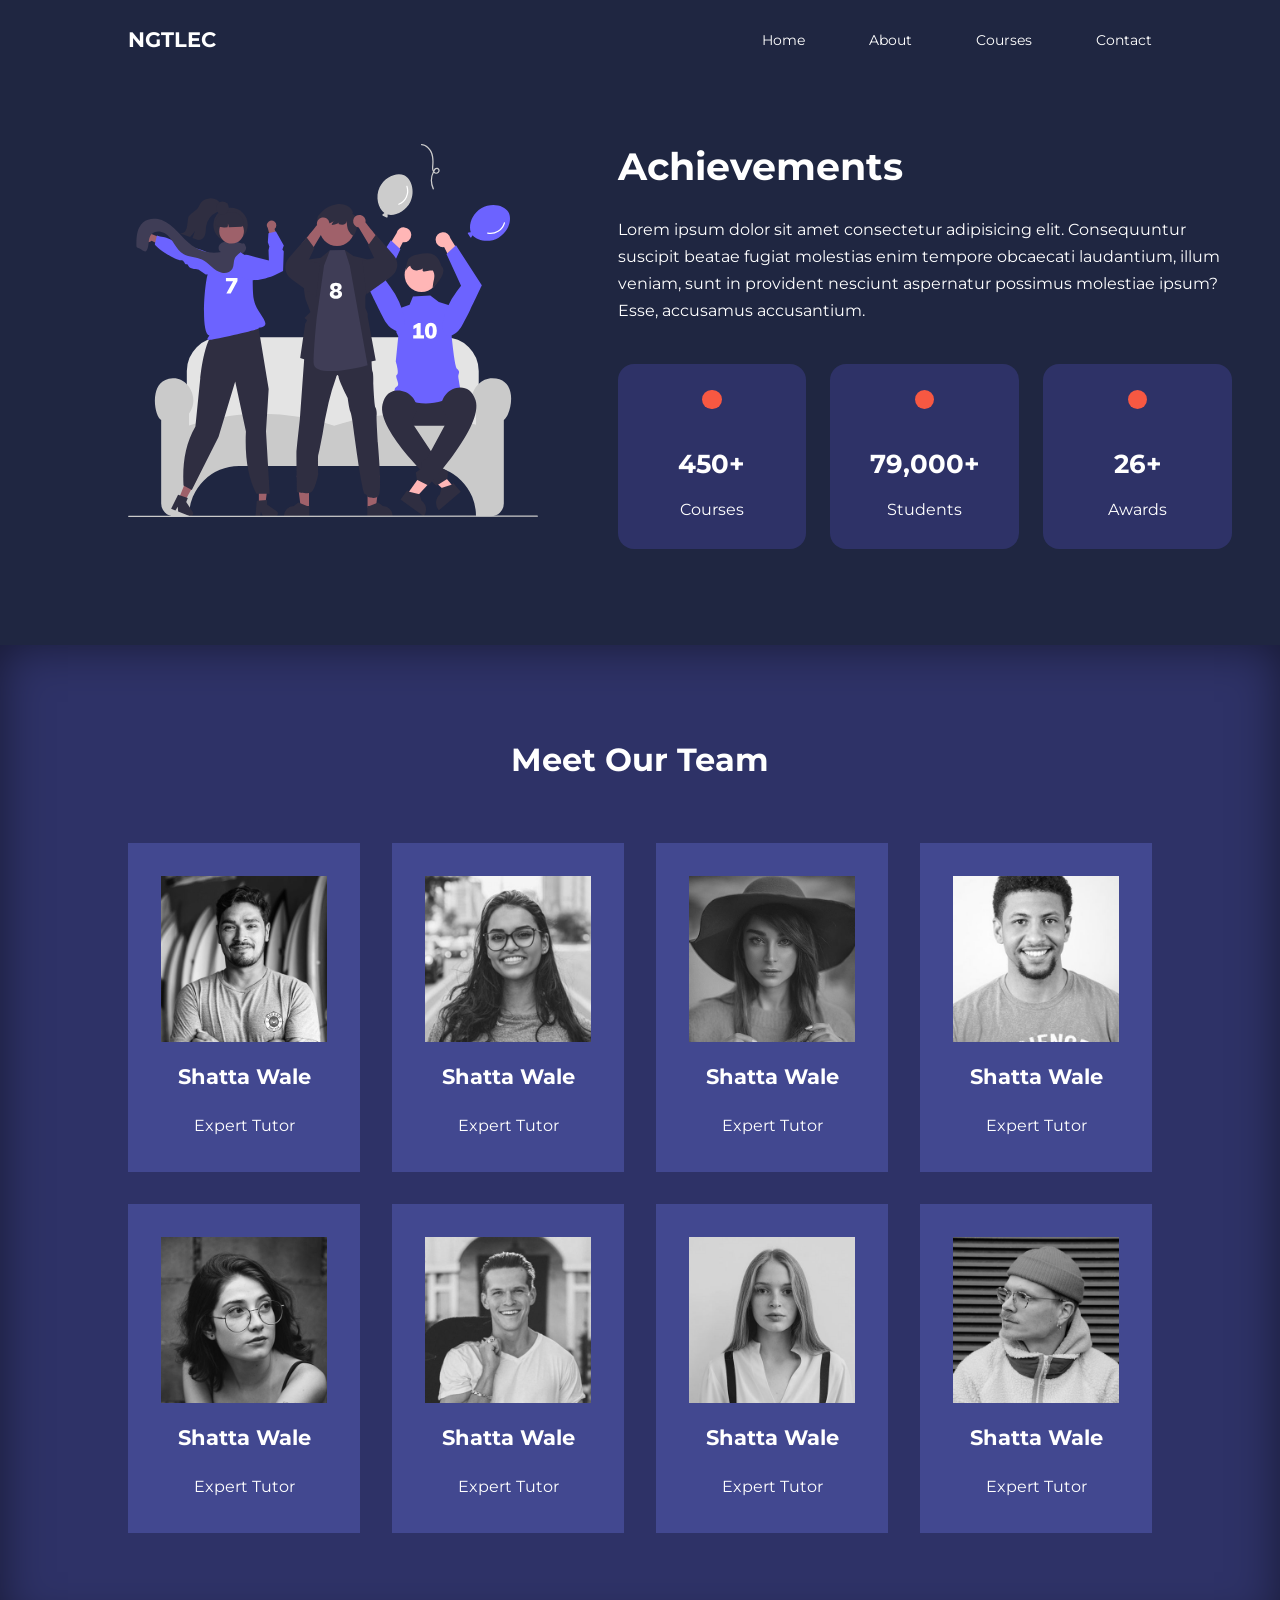
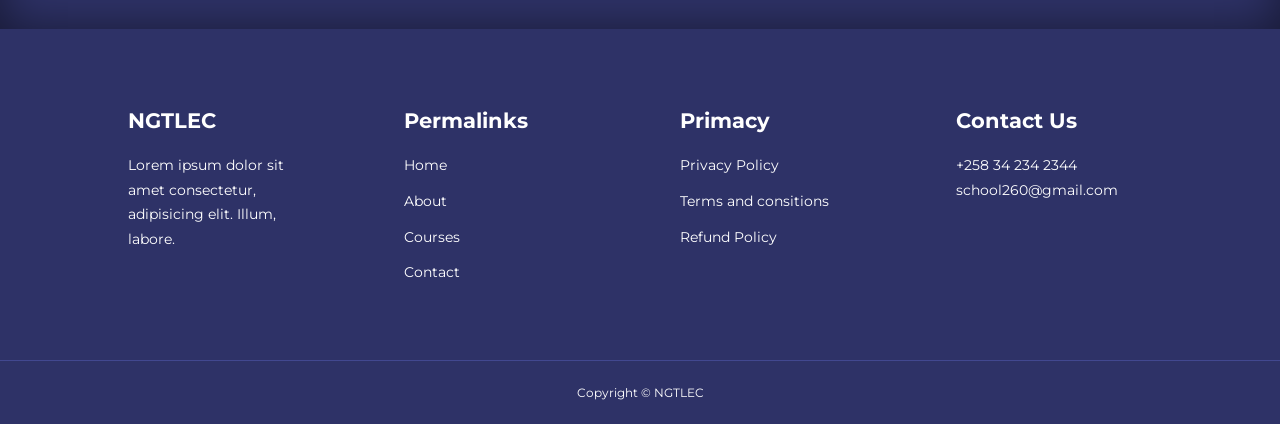
<file: about.html>
<!DOCTYPE html>
<html lang="en">
    <head>
        <meta charset="UTF-8">
        <meta http-equiv="X-UA-Compatible" content="IE=edge">
        <meta name="viewport" content="width=device-width, initial-scale=1.0">
        <title>Your Educational Website</title>
        <!-- ICONCOUT CDN -->
        <link rel="stylesheet" href="https://unicons.iconscout.com/release/v2.1.6/css/unicons.css">

        <!-- GOOGLE FONTS (MONTSERRAT)-->
        <link rel="preconnect" href="https://fonts.googleapis.com">
    <link rel="preconnect" href="https://fonts.gstatic.com" crossorigin>
    <link href="https://fonts.googleapis.com/css2?family=Montserrat:ital,wght@0,100..900;1,100..900&display=swap" rel="stylesheet"> 
    
        <link rel="stylesheet" href="./css/style.css">
        <link rel="stylesheet" href="./css/about.css">
    </head>
        <body>
        <nav>
            <div class="container nav__container">
                <a href="index.html"><h4>NGTLEC</h4></a>
                <ul class="nav__menu">
                    <li><a href="index.html">Home</a></li>
                    <li><a href="about.html">About</a></li>
                    <li><a href="courses.html">Courses</a></li>
                    <li><a href="contact.html">Contact</a></li>
                </ul>
                <button id="open-menu-btn"><i class="uil uil-bars"></i></button>
                <button id="close-menu-btn"><i class="uil uil-multiply"></i></button>
            </div>
        </nav>
        <!-- ===============End of NavBar =============-->


        <section class="about__achievements">
            <div class="container about__achievements-container">
                <div class="about__achievements-left">
                    <img src="./images/about achievements.svg" alt="">
                </div>
                <div class="about__achievements-right">
                    <h1>Achievements</h1>
                    <p>
                        Lorem ipsum dolor sit amet consectetur adipisicing elit. Consequuntur suscipit beatae fugiat molestias enim tempore obcaecati laudantium, illum veniam, sunt in provident nesciunt aspernatur possimus molestiae ipsum? Esse, accusamus accusantium.
                    </p>
                    <div class="achievements__cards">
                        <article class="achieviment__card">
                            <span class="achieviment__icon">
                                <i class="uil uil-video"></i>
                            </span>
                            <h3>450+</h3>
                            <p>Courses</p>
                        </article>

                        <article class="achieviment__card">
                            <span class="achieviment__icon">
                                <i class="uil uil-users-alt"></i>
                            </span>
                            <h3>79,000+</h3>
                            <p>Students</p>
                        </article>

                        <article class="achieviment__card">
                            <span class="achieviment__icon">
                                <i class="uil uil-trophy"></i>
                            </span>
                            <h3>26+</h3>
                            <p>Awards</p>
                        </article>
                    </div>
                </div>
            </div>
        </section>

         <!-- ===============End of Achieviment =============-->


         <section class="team">
            <h2>Meet Our Team</h2>
            <div class="container team__container">
                <article class="team__member">
                    <div class="team__member-image">
                        <img src="./images/tm1.jpg">
                    </div>
                    <div class="team__member-info">
                        <h4>Shatta Wale</h4>
                        <p>Expert Tutor</p>
                    </div>
                    <div class="team__member-socials">
                        <a href="https://instagram.com" target="_blank"><i class="uil uil-instagram"></i></a>
                        <a href="https://twitter.com" target="_blank"><i class="uil uil-twitter-alt"></i></a>
                        <a href="https://linkedin.com" target="_blank"><i class="uil uil-linkedin-alt"></i></a>
                    </div>
                </article>

                 <article class="team__member">
                    <div class="team__member-image">
                        <img src="./images/tm2.jpg">
                    </div>
                    <div class="team__member-info">
                        <h4>Shatta Wale</h4>
                        <p>Expert Tutor</p>
                    </div>
                    <div class="team__member-socials">
                        <a href="https://instagram.com" target="_blank"><i class="uil uil-instagram"></i></a>
                        <a href="https://twitter.com" target="_blank"><i class="uil uil-twitter-alt"></i></a>
                        <a href="https://linkedin.com" target="_blank"><i class="uil uil-linkedin-alt"></i></a>
                    </div>
                </article>
                <article class="team__member">
                    <div class="team__member-image">
                        <img src="./images/tm3.jpg">
                    </div>
                    <div class="team__member-info">
                        <h4>Shatta Wale</h4>
                        <p>Expert Tutor</p>
                    </div>
                    <div class="team__member-socials">
                        <a href="https://instagram.com" target="_blank"><i class="uil uil-instagram"></i></a>
                        <a href="https://twitter.com" target="_blank"><i class="uil uil-twitter-alt"></i></a>
                        <a href="https://linkedin.com" target="_blank"><i class="uil uil-linkedin-alt"></i></a>
                    </div>
                </article>

                 <article class="team__member">
                    <div class="team__member-image">
                        <img src="./images/tm4.jpg">
                    </div>
                    <div class="team__member-info">
                        <h4>Shatta Wale</h4>
                        <p>Expert Tutor</p>
                    </div>
                    <div class="team__member-socials">
                        <a href="https://instagram.com" target="_blank"><i class="uil uil-instagram"></i></a>
                        <a href="https://twitter.com" target="_blank"><i class="uil uil-twitter-alt"></i></a>
                        <a href="https://linkedin.com" target="_blank"><i class="uil uil-linkedin-alt"></i></a>
                    </div>
                </article>
                <article class="team__member">
                    <div class="team__member-image">
                        <img src="./images/tm5.jpg">
                    </div>
                    <div class="team__member-info">
                        <h4>Shatta Wale</h4>
                        <p>Expert Tutor</p>
                    </div>
                    <div class="team__member-socials">
                        <a href="https://instagram.com" target="_blank"><i class="uil uil-instagram"></i></a>
                        <a href="https://twitter.com" target="_blank"><i class="uil uil-twitter-alt"></i></a>
                        <a href="https://linkedin.com" target="_blank"><i class="uil uil-linkedin-alt"></i></a>
                    </div>
                </article>

                 <article class="team__member">
                    <div class="team__member-image">
                        <img src="./images/tm6.jpg">
                    </div>
                    <div class="team__member-info">
                        <h4>Shatta Wale</h4>
                        <p>Expert Tutor</p>
                    </div>
                    <div class="team__member-socials">
                        <a href="https://instagram.com" target="_blank"><i class="uil uil-instagram"></i></a>
                        <a href="https://twitter.com" target="_blank"><i class="uil uil-twitter-alt"></i></a>
                        <a href="https://linkedin.com" target="_blank"><i class="uil uil-linkedin-alt"></i></a>
                    </div>
                </article>
                
                <article class="team__member">
                    <div class="team__member-image">
                        <img src="./images/tm7.jpg">
                    </div>
                    <div class="team__member-info">
                        <h4>Shatta Wale</h4>
                        <p>Expert Tutor</p>
                    </div>
                    <div class="team__member-socials">
                        <a href="https://instagram.com" target="_blank"><i class="uil uil-instagram"></i></a>
                        <a href="https://twitter.com" target="_blank"><i class="uil uil-twitter-alt"></i></a>
                        <a href="https://linkedin.com" target="_blank"><i class="uil uil-linkedin-alt"></i></a>
                    </div>
                </article>

                 <article class="team__member">
                    <div class="team__member-image">
                        <img src="./images/tm8.jpg">
                    </div>
                    <div class="team__member-info">
                        <h4>Shatta Wale</h4>
                        <p>Expert Tutor</p>
                    </div>
                    <div class="team__member-socials">
                        <a href="https://instagram.com" target="_blank"><i class="uil uil-instagram"></i></a>
                        <a href="https://twitter.com" target="_blank"><i class="uil uil-twitter-alt"></i></a>
                        <a href="https://linkedin.com" target="_blank"><i class="uil uil-linkedin-alt"></i></a>
                    </div>
                </article>
            
            </div>
         </section>




        <footer>
            <div class="container footer__container">
                <div class="footer__1">
                    <a href="index.html" class="footer__logo"><h4>NGTLEC</h4></a>
                    <p>Lorem ipsum dolor sit amet consectetur, adipisicing elit. Illum, labore.</p>
                </div>

                <div class="footer__2">
                    <h4>Permalinks</h4>
                    <ul class="permalinks">
                        <li><a href="index.html">Home</a></li>
                        <li><a href="about.html">About</a></li>
                        <li><a href="courses.html">Courses</a></li>
                        <li><a href="contact.html">Contact</a></li>
                    </ul>
                </div>

                <div class="footer__3">
                    <h4>Primacy</h4>
                    <ul class="privacy">
                        <li><a href="#">Privacy Policy</a></li>
                        <li><a href="#">Terms and consitions</a></li>
                        <li><a href="#">Refund Policy</a></li>
                    </ul>
                </div>

                <div class="footer__4">
                    <h4>Contact Us</h4>
                    <div>
                        <p>+258 34 234 2344</p>
                        <p>school260@gmail.com</p>
                    </div>

                    <ul class="footer__socials">
                        <li>
                            <a href="#"><i class="uil uil-facebook-f"></i></a>
                        </li>
                        <li>
                            <a href="#"><i class="uil uil-instagram-alt"></i></a>
                        </li>
                        <li>
                            <a href="#"><i class="uil uil-twitter"></i></a>
                        </li>
                        <li>
                            <a href="#"><i class="uil uil-linkedin-alt"></i></a>
                        </li>
                    </ul>
                </div>
            </div>
            <div class="footer__copyright">
                    <small>Copyright &copy; NGTLEC </small>
            </div>
        </footer>

        
        <script src="main.js"></script>
        
    </body>
</html>
</file>
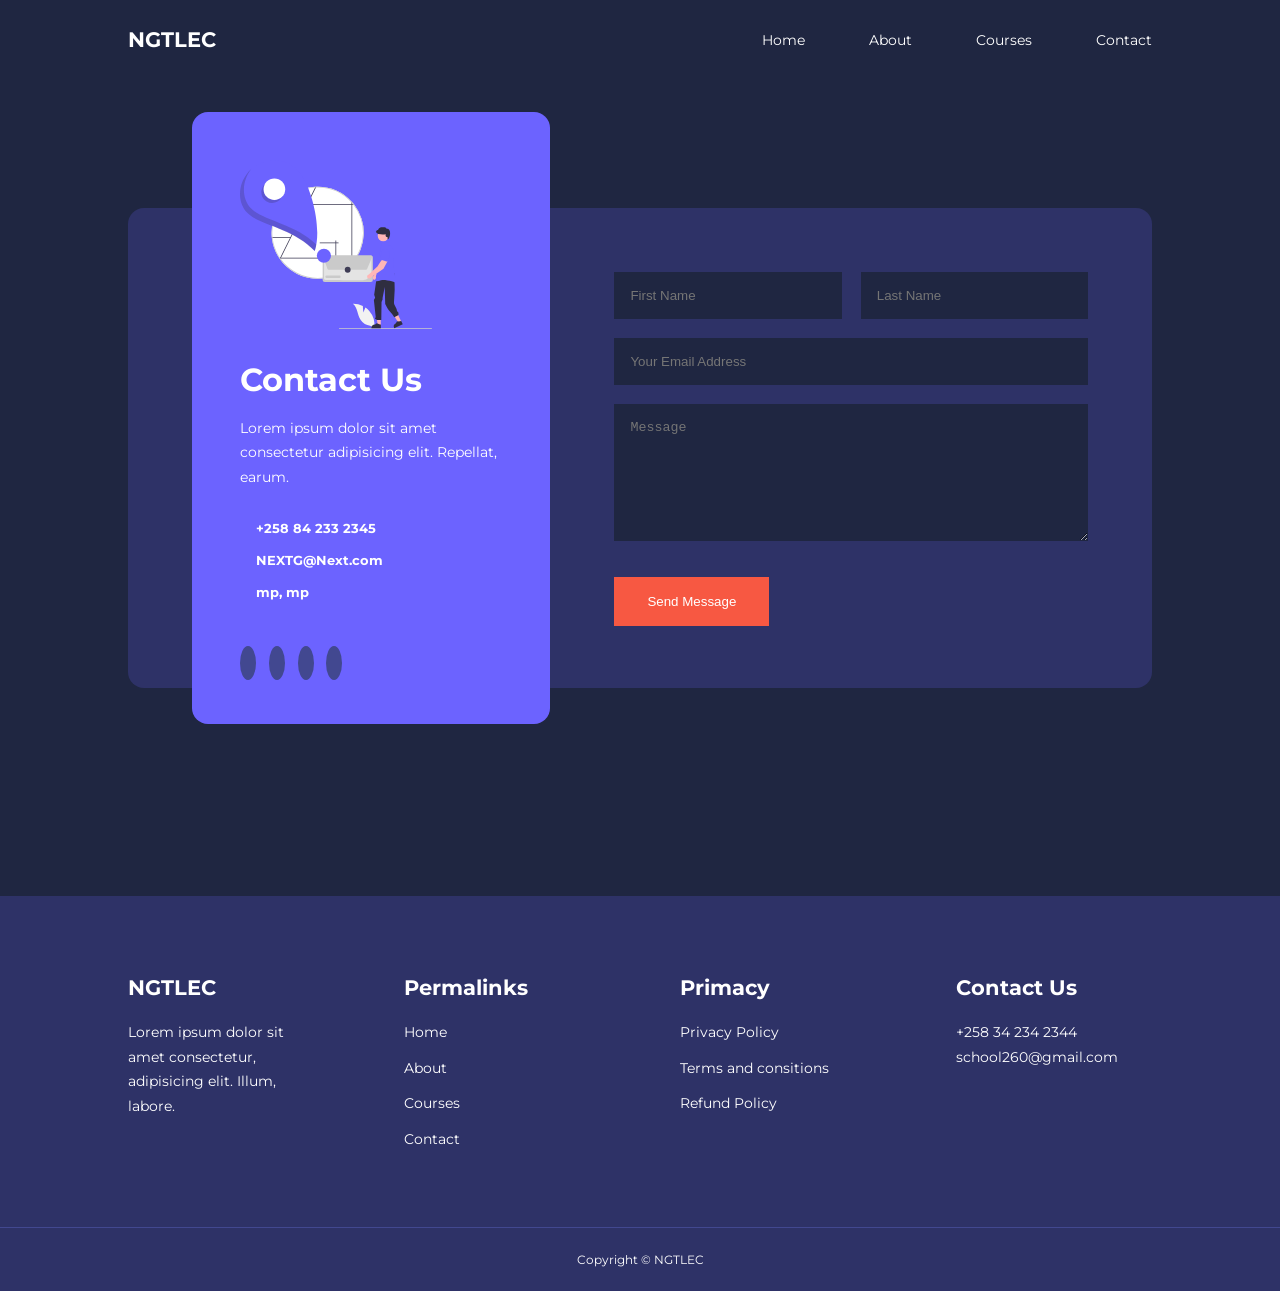
<file: contact.html>
<!DOCTYPE html>
<html lang="en">
    <head>
        <meta charset="UTF-8">
        <meta http-equiv="X-UA-Compatible" content="IE=edge">
        <meta name="viewport" content="width=device-width, initial-scale=1.0">
        <title>Your Educational Website</title>
        <!-- ICONCOUT CDN -->
        <link rel="stylesheet" href="https://unicons.iconscout.com/release/v2.1.6/css/unicons.css">

        <!-- GOOGLE FONTS (MONTSERRAT)-->
        <link rel="preconnect" href="https://fonts.googleapis.com">
    <link rel="preconnect" href="https://fonts.gstatic.com" crossorigin>
    <link href="https://fonts.googleapis.com/css2?family=Montserrat:ital,wght@0,100..900;1,100..900&display=swap" rel="stylesheet"> 
    
    
        <link rel="stylesheet" href="./css/style.css">
        <link rel="stylesheet" href="./css/contact.css">
        
    </head>
        <body>
        <nav>
            <div class="container nav__container">
                <a href="index.html"><h4>NGTLEC</h4></a>
                <ul class="nav__menu">
                    <li><a href="index.html">Home</a></li>
                    <li><a href="about.html">About</a></li>
                    <li><a href="courses.html">Courses</a></li>
                    <li><a href="contact.html">Contact</a></li>
                </ul>
                <button id="open-menu-btn"><i class="uil uil-bars"></i></button>
                <button id="close-menu-btn"><i class="uil uil-multiply"></i></button>
            </div>
        </nav>
        <!-- ===============End of NavBar =============-->      



        <section class="contact">
            <div class="container contact__container">
                <aside class="contact__aside">
                    <div class="aside__image">
                        <img src="./images/contact.svg">
                    </div>
                    <h2>Contact Us</h2>
                    <p>Lorem ipsum dolor sit amet consectetur adipisicing elit. Repellat, earum.</p>
                    <ul class="contact__details">
                        <li>
                            <i class="uil uil-phone-times"></i>
                            <h5>+258 84 233 2345</h5>
                        </li>
                        <li>
                            <i class="uil uil-envelope"></i>
                            <h5>NEXTG@Next.com</h5>
                        </li>
                        <li>
                            <i class="uil uil-location-point"></i>
                            <h5>mp, mp</h5>
                        </li>
                    </ul>
                    <ul class="contact__socials">
                        <li><a href="https://facebook.com"><i class="uil uil-facebook-f"></i></a></li>
                        <li><a href="https://instagram.com"><i class="uil uil-instagram"></i></a></li>
                        <li><a href="https://twitter.com"><i class="uil uil-twitter"></i></a></li>
                        <li><a href="https://linkedin.com"><i class="uil uil-linkedin-alt"></i></a></li>
                    </ul>
                </aside>


                <form action="https://formspree.io/f/meerragv" method="POST" class="contact__form" >
                    <div class="form__name">
                        <input type="text" name="First Name" placeholder="First Name" required>
                        <input type="text" name="Last Name" placeholder="Last Name" required>
                    </div>
                    <input type="email" name="Email Address" placeholder="Your Email Address" required>
                    <textarea name="Message" rows="7" placeholder="Message" required></textarea>
                    <button type="submit" class="btn btn-primary"> Send Message</button>
                </form>
            </div>
        </section>   



<footer>
            <div class="container footer__container">
                <div class="footer__1">
                    <a href="index.html" class="footer__logo"><h4>NGTLEC</h4></a>
                    <p>Lorem ipsum dolor sit amet consectetur, adipisicing elit. Illum, labore.</p>
                </div>

                <div class="footer__2">
                    <h4>Permalinks</h4>
                    <ul class="permalinks">
                        <li><a href="index.html">Home</a></li>
                        <li><a href="about.html">About</a></li>
                        <li><a href="courses.html">Courses</a></li>
                        <li><a href="contact.html">Contact</a></li>
                    </ul>
                </div>

                <div class="footer__3">
                    <h4>Primacy</h4>
                    <ul class="privacy">
                        <li><a href="#">Privacy Policy</a></li>
                        <li><a href="#">Terms and consitions</a></li>
                        <li><a href="#">Refund Policy</a></li>
                    </ul>
                </div>

                <div class="footer__4">
                    <h4>Contact Us</h4>
                    <div>
                        <p>+258 34 234 2344</p>
                        <p>school260@gmail.com</p>
                    </div>

                    <ul class="footer__socials">
                        <li>
                            <a href="#"><i class="uil uil-facebook-f"></i></a>
                        </li>
                        <li>
                            <a href="#"><i class="uil uil-instagram-alt"></i></a>
                        </li>
                        <li>
                            <a href="#"><i class="uil uil-twitter"></i></a>
                        </li>
                        <li>
                            <a href="#"><i class="uil uil-linkedin-alt"></i></a>
                        </li>
                    </ul>
                </div>
            </div>
            <div class="footer__copyright">
                    <small>Copyright &copy; NGTLEC </small>
            </div>
        </footer>

        
        <script src="main.js"></script>
        
    </body>
</html>
</file>
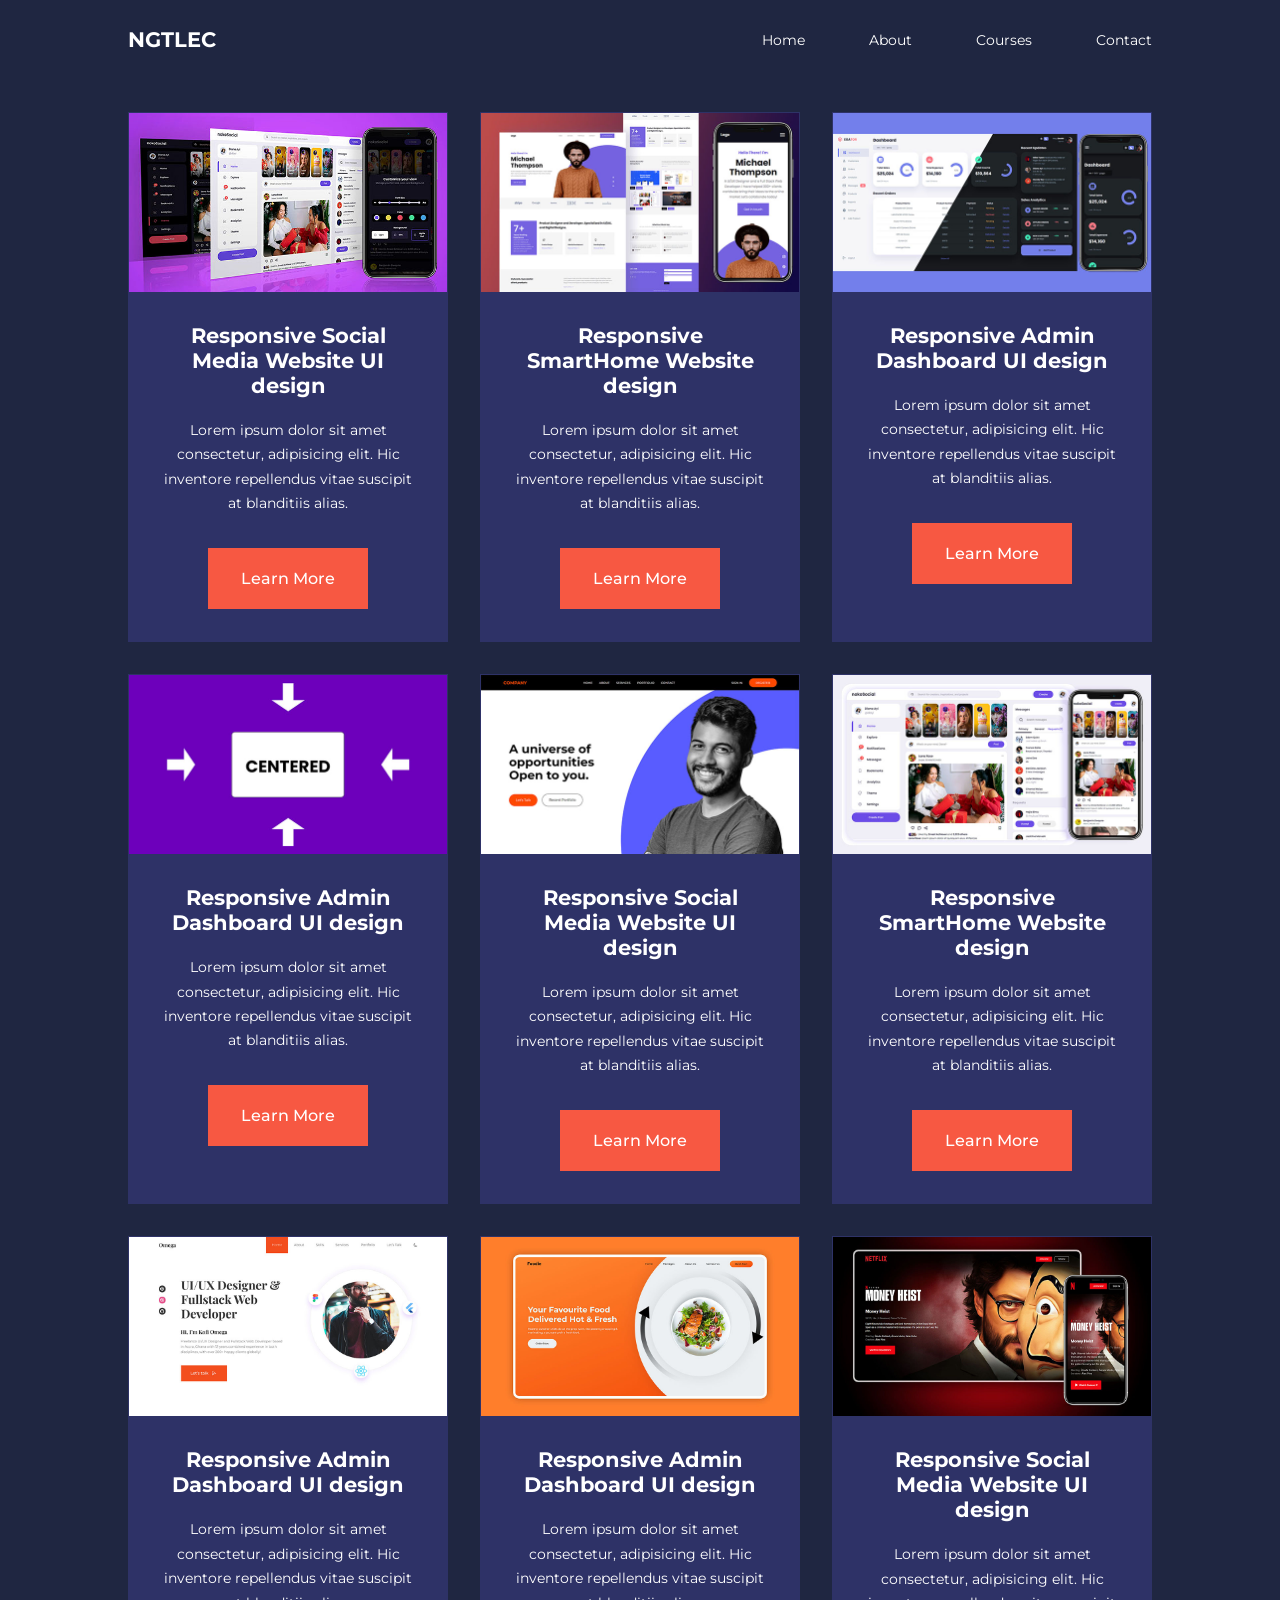
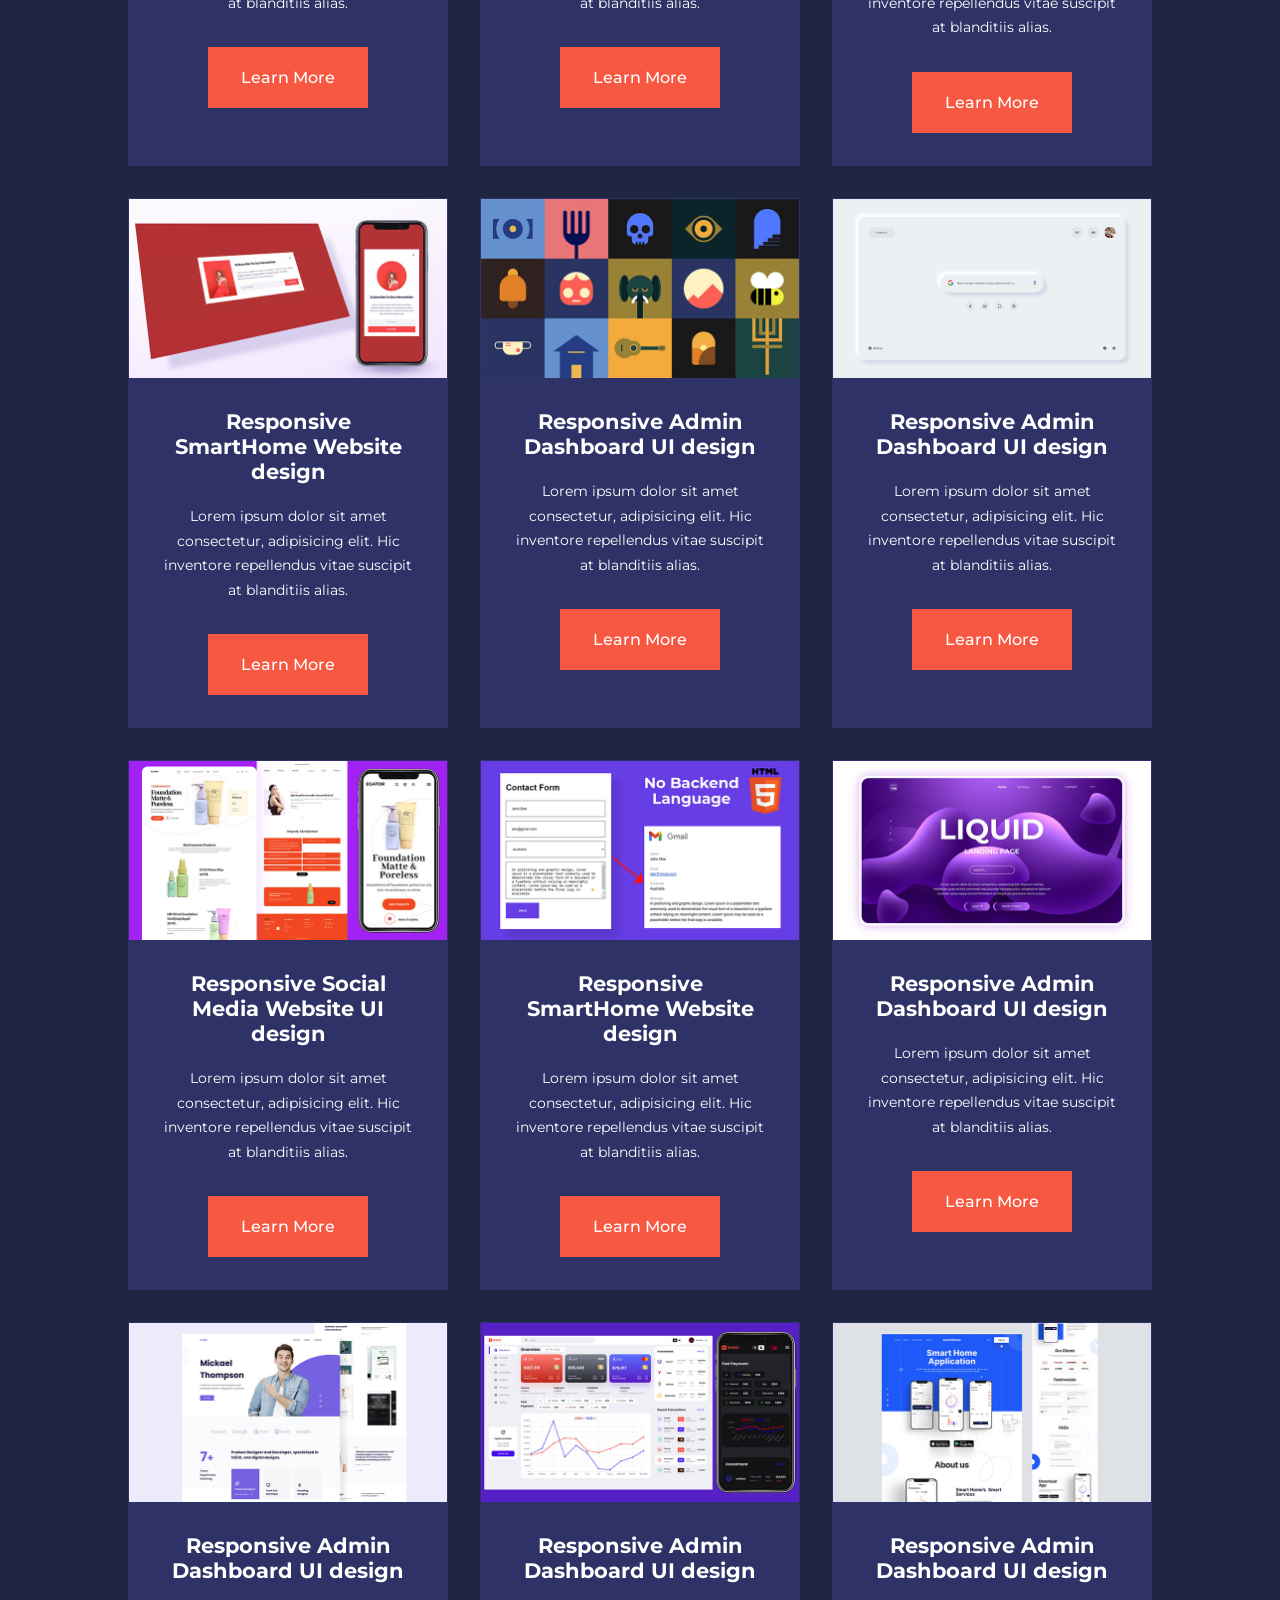
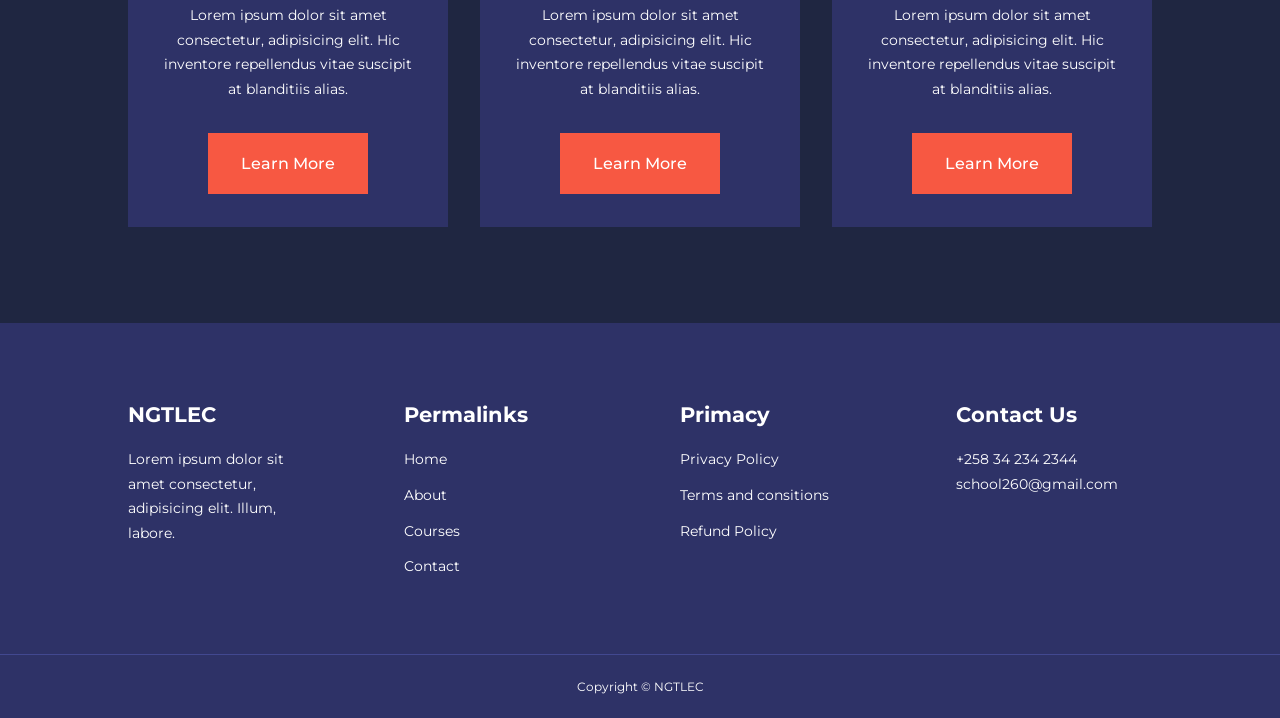
<file: courses.html>
<!DOCTYPE html>
<html lang="en">
    <head>
        <meta charset="UTF-8">
        <meta http-equiv="X-UA-Compatible" content="IE=edge">
        <meta name="viewport" content="width=device-width, initial-scale=1.0">
        <title>Your Educational Website</title>
        <!-- ICONCOUT CDN -->
        <link rel="stylesheet" href="https://unicons.iconscout.com/release/v2.1.6/css/unicons.css">

        <!-- GOOGLE FONTS (MONTSERRAT)-->
        <link rel="preconnect" href="https://fonts.googleapis.com">
    <link rel="preconnect" href="https://fonts.gstatic.com" crossorigin>
    <link href="https://fonts.googleapis.com/css2?family=Montserrat:ital,wght@0,100..900;1,100..900&display=swap" rel="stylesheet"> 
    
    
        <link rel="stylesheet" href="./css/style.css">
        <style>
            .courses {
                margin-top: 1rem;
            }
    </style>
    </head>
        <body>
        <nav>
            <div class="container nav__container">
                <a href="index.html"><h4>NGTLEC</h4></a>
                <ul class="nav__menu">
                    <li><a href="index.html">Home</a></li>
                    <li><a href="about.html">About</a></li>
                    <li><a href="courses.html">Courses</a></li>
                    <li><a href="contact.html">Contact</a></li>
                </ul>
                <button id="open-menu-btn"><i class="uil uil-bars"></i></button>
                <button id="close-menu-btn"><i class="uil uil-multiply"></i></button>
            </div>
        </nav>
        <!-- ===============End of NavBar =============-->           



        <section class="courses">
       <div class="container courses__container">
            <article class="course">
                <div class="course__Image">
                    <img src="./images/course1.jpg">
                </div>
                <div class="course__info">
                    <h4>Responsive Social Media Website UI design</h4>
                <p>Lorem ipsum dolor sit amet consectetur, adipisicing elit. Hic inventore repellendus vitae suscipit at blanditiis alias.</p>
                <a href="courses.html" class="btn btn-primary">Learn More</a>
                </div>
                
            </article>


            <article class="course">
                <div class="course__Image">
                    <img src="./images/course2.jpg">
                </div>
                <div class="course__info">
                    <h4>Responsive SmartHome Website  design</h4>
                <p>Lorem ipsum dolor sit amet consectetur, adipisicing elit. Hic inventore repellendus vitae suscipit at blanditiis alias.</p>
                <a href="courses.html" class="btn btn-primary">Learn More</a>
                </div>
                
            </article>


            <article class="course">
                <div class="course__Image">
                    <img src="./images/course3.jpg">
                </div>
                <div class="course__info">
                    <h4>Responsive Admin Dashboard UI design</h4>
                <p>Lorem ipsum dolor sit amet consectetur, adipisicing elit. Hic inventore repellendus vitae suscipit at blanditiis alias.</p>
                <a href="courses.html" class="btn btn-primary">Learn More</a>
                </div>
                
            </article>

             <article class="course">
                <div class="course__Image">
                    <img src="./images/course4.jpg">
                </div>
                <div class="course__info">
                    <h4>Responsive Admin Dashboard UI design</h4>
                <p>Lorem ipsum dolor sit amet consectetur, adipisicing elit. Hic inventore repellendus vitae suscipit at blanditiis alias.</p>
                <a href="courses.html" class="btn btn-primary">Learn More</a>
                </div> 
            </article>
            <article class="course">
                <div class="course__Image">
                    <img src="./images/course5.jpg">
                </div>
                <div class="course__info">
                    <h4>Responsive Social Media Website UI design</h4>
                <p>Lorem ipsum dolor sit amet consectetur, adipisicing elit. Hic inventore repellendus vitae suscipit at blanditiis alias.</p>
                <a href="courses.html" class="btn btn-primary">Learn More</a>
                </div>
                
            </article>


            <article class="course">
                <div class="course__Image">
                    <img src="./images/course6.jpg">
                </div>
                <div class="course__info">
                    <h4>Responsive SmartHome Website  design</h4>
                <p>Lorem ipsum dolor sit amet consectetur, adipisicing elit. Hic inventore repellendus vitae suscipit at blanditiis alias.</p>
                <a href="courses.html" class="btn btn-primary">Learn More</a>
                </div>
                
            </article>


            <article class="course">
                <div class="course__Image">
                    <img src="./images/course7.jpg">
                </div>
                <div class="course__info">
                    <h4>Responsive Admin Dashboard UI design</h4>
                <p>Lorem ipsum dolor sit amet consectetur, adipisicing elit. Hic inventore repellendus vitae suscipit at blanditiis alias.</p>
                <a href="courses.html" class="btn btn-primary">Learn More</a>
                </div>
                
            </article>

             <article class="course">
                <div class="course__Image">
                    <img src="./images/course8.jpg">
                </div>
                <div class="course__info">
                    <h4>Responsive Admin Dashboard UI design</h4>
                <p>Lorem ipsum dolor sit amet consectetur, adipisicing elit. Hic inventore repellendus vitae suscipit at blanditiis alias.</p>
                <a href="courses.html" class="btn btn-primary">Learn More</a>
                </div> 
            </article>
            <article class="course">
                <div class="course__Image">
                    <img src="./images/course9.jpg">
                </div>
                <div class="course__info">
                    <h4>Responsive Social Media Website UI design</h4>
                <p>Lorem ipsum dolor sit amet consectetur, adipisicing elit. Hic inventore repellendus vitae suscipit at blanditiis alias.</p>
                <a href="courses.html" class="btn btn-primary">Learn More</a>
                </div>
                
            </article>


            <article class="course">
                <div class="course__Image">
                    <img src="./images/course10.jpg">
                </div>
                <div class="course__info">
                    <h4>Responsive SmartHome Website  design</h4>
                <p>Lorem ipsum dolor sit amet consectetur, adipisicing elit. Hic inventore repellendus vitae suscipit at blanditiis alias.</p>
                <a href="courses.html" class="btn btn-primary">Learn More</a>
                </div>
                
            </article>


            <article class="course">
                <div class="course__Image">
                    <img src="./images/course11.jpg">
                </div>
                <div class="course__info">
                    <h4>Responsive Admin Dashboard UI design</h4>
                <p>Lorem ipsum dolor sit amet consectetur, adipisicing elit. Hic inventore repellendus vitae suscipit at blanditiis alias.</p>
                <a href="courses.html" class="btn btn-primary">Learn More</a>
                </div>
                
            </article>

             <article class="course">
                <div class="course__Image">
                    <img src="./images/course12.jpg">
                </div>
                <div class="course__info">
                    <h4>Responsive Admin Dashboard UI design</h4>
                <p>Lorem ipsum dolor sit amet consectetur, adipisicing elit. Hic inventore repellendus vitae suscipit at blanditiis alias.</p>
                <a href="courses.html" class="btn btn-primary">Learn More</a>
                </div> 
            </article>
            <article class="course">
                <div class="course__Image">
                    <img src="./images/course13.jpg">
                </div>
                <div class="course__info">
                    <h4>Responsive Social Media Website UI design</h4>
                <p>Lorem ipsum dolor sit amet consectetur, adipisicing elit. Hic inventore repellendus vitae suscipit at blanditiis alias.</p>
                <a href="courses.html" class="btn btn-primary">Learn More</a>
                </div>
                
            </article>


            <article class="course">
                <div class="course__Image">
                    <img src="./images/course14.jpg">
                </div>
                <div class="course__info">
                    <h4>Responsive SmartHome Website  design</h4>
                <p>Lorem ipsum dolor sit amet consectetur, adipisicing elit. Hic inventore repellendus vitae suscipit at blanditiis alias.</p>
                <a href="courses.html" class="btn btn-primary">Learn More</a>
                </div>
                
            </article>


            <article class="course">
                <div class="course__Image">
                    <img src="./images/course15.jpg">
                </div>
                <div class="course__info">
                    <h4>Responsive Admin Dashboard UI design</h4>
                <p>Lorem ipsum dolor sit amet consectetur, adipisicing elit. Hic inventore repellendus vitae suscipit at blanditiis alias.</p>
                <a href="courses.html" class="btn btn-primary">Learn More</a>
                </div>
                
            </article>

             <article class="course">
                <div class="course__Image">
                    <img src="./images/course16.jpg">
                </div>
                <div class="course__info">
                    <h4>Responsive Admin Dashboard UI design</h4>
                <p>Lorem ipsum dolor sit amet consectetur, adipisicing elit. Hic inventore repellendus vitae suscipit at blanditiis alias.</p>
                <a href="courses.html" class="btn btn-primary">Learn More</a>
                </div> 
            </article>
             <article class="course">
                <div class="course__Image">
                    <img src="./images/course17.jpg">
                </div>
                <div class="course__info">
                    <h4>Responsive Admin Dashboard UI design</h4>
                <p>Lorem ipsum dolor sit amet consectetur, adipisicing elit. Hic inventore repellendus vitae suscipit at blanditiis alias.</p>
                <a href="courses.html" class="btn btn-primary">Learn More</a>
                </div> 
            </article>
             <article class="course">
                <div class="course__Image">
                    <img src="./images/course18.jpg">
                </div>
                <div class="course__info">
                    <h4>Responsive Admin Dashboard UI design</h4>
                <p>Lorem ipsum dolor sit amet consectetur, adipisicing elit. Hic inventore repellendus vitae suscipit at blanditiis alias.</p>
                <a href="courses.html" class="btn btn-primary">Learn More</a>
                </div> 
            </article>
       </div>
        
    </section>

    <!-- ===============End of Courses =============-->





<footer>
            <div class="container footer__container">
                <div class="footer__1">
                    <a href="index.html" class="footer__logo"><h4>NGTLEC</h4></a>
                    <p>Lorem ipsum dolor sit amet consectetur, adipisicing elit. Illum, labore.</p>
                </div>

                <div class="footer__2">
                    <h4>Permalinks</h4>
                    <ul class="permalinks">
                        <li><a href="index.html">Home</a></li>
                        <li><a href="about.html">About</a></li>
                        <li><a href="courses.html">Courses</a></li>
                        <li><a href="contact.html">Contact</a></li>
                    </ul>
                </div>

                <div class="footer__3">
                    <h4>Primacy</h4>
                    <ul class="privacy">
                        <li><a href="#">Privacy Policy</a></li>
                        <li><a href="#">Terms and consitions</a></li>
                        <li><a href="#">Refund Policy</a></li>
                    </ul>
                </div>

                <div class="footer__4">
                    <h4>Contact Us</h4>
                    <div>
                        <p>+258 34 234 2344</p>
                        <p>school260@gmail.com</p>
                    </div>

                    <ul class="footer__socials">
                        <li>
                            <a href="#"><i class="uil uil-facebook-f"></i></a>
                        </li>
                        <li>
                            <a href="#"><i class="uil uil-instagram-alt"></i></a>
                        </li>
                        <li>
                            <a href="#"><i class="uil uil-twitter"></i></a>
                        </li>
                        <li>
                            <a href="#"><i class="uil uil-linkedin-alt"></i></a>
                        </li>
                    </ul>
                </div>
            </div>
            <div class="footer__copyright">
                    <small>Copyright &copy; NGTLEC </small>
            </div>
        </footer>

        
        <script src="main.js"></script>
        
    </body>
</html>
</file>
<file: css/style.css>
* {
    margin: 0;
    padding: 0;
    border: 0;
    outline: 0;
    text-decoration: none;
    list-style: none;
    box-sizing: border-box;
}

:root {
    --color-primary: #6c63ff;
    --color-success: #00bf8e;
    --color-warning: #f7c94b;
    --color-danger: #f75842;
    --color-danger-variant: rgba(247, 88, 66, 0.4);
    --color-white: #fff;
    --color-black: #000;
    --color-bg: #1f2641;
    --color-bg1: #2e3267;
    --color-bg2: #424890;

    --container-width-lg: 80%;
    --container-width-md: 90%;
    --container-width-sm: 94%;

    --transistion: all 400ms ease;

}

body {
    font-family: 'Montserrat', sans-serif;
    line-height: 1.7;
    color: var(--color-white);
    background: var(--color-bg);
}

.container {
    width: var(--container-width-lg);   
    margin: 0 auto;
}

section{
    padding: 6rem 0;
}

section h2{
    text-align: center;
    margin-bottom: 4rem;
}

h1, h2, h3, h4, h5{
    line-height: 1.2;
}
h1{
    font-size: 2.4rem;
}

h2{
    font-size: 2rem;
}

h3{
    font-size: 1.6rem;
}

h4{
    font-size: 1.3rem;
}

a{
    color: var(--color-white);
}

img{
    width: 100%;
    display: block;
    object-fit: cover;
}

.btn{
    display: inline-block;
    background: var(--color-white);
    color: var(--color-black);
    padding: 1rem 2rem;
    border: 1px solid transparent;
    font-weight: 500;
    transition: var(--transistion);
}

.btn:hover{
    background: transparent;
    color: var(--color-white);
    border-color: var(--color-white);
}

.btn-primary{
    background: var(--color-danger);
    color: var(--color-white);
}

   /* ================NAVBAR================ */
nav {
    background: transparent;
    width: 100vw;
    height: 5rem;
    position: fixed;
    top: 0;
    z-index: 11;
}

/* change navbar styles on scroll using JS*/
.window-scroll{
    background: var(--color-primary);
    box-shadow: 0 1rem 2rem rgba(0, 0, 0, 0.2);
}

.nav__container{
    height: 100%;
    display: flex;
    justify-content: space-between;
    align-items: center;
}

nav button{
    display: none;
}

.nav__menu{
    display: flex;
    align-items: center;
    gap:4rem;
}

.nav__menu a {
    font-size: 0.9rem;   
    transition: all 400ms ease;
}

.nav__menu a:hover{
    color: var(--color-bg2);
}

/* ================Header================ */
header {
    position: relative;
    top: 5rem;
    overflow: hidden;
    height: 70vh;
    margin-bottom: 5rem;
}

.header__container{
    display: grid;
    grid-template-columns: 1fr 1fr;
    align-items: center;
    gap: 5rem;
    height: 100%;
}

.header__left p {
    margin: 1rem 0 2.4rem;
}

/* ================CATEGORIES================ */
.categories {
    background: var(--color-bg1);
    height:32rem
}

.categories h1{
    line-height: 1;
    margin-bottom: 3rem;
}
.categories__container {
        display: grid;
        grid-template-columns: 40% 60%;
}
.categories__left{
    margin-right: 4rem;
}

.categories__left p {
    margin: 1rem 0 3rem;
}

.categories__right {
    display: grid;
    grid-template-columns: repeat(3, 1fr);
    gap: 1.2rem;
}

.category {
    background: var(--color-bg2);
    padding: 2rem;
    border-radius: 2rem;
    transition: var(--transistion);
}
.category:hover {
    box-shadow: 0 3rem 3rem rgba(0,0,0,0.3);
    z-indx: 1;
}

.category:nth-child(2) .category__icon{
    background: var(--color-danger);
}
.category:nth-child(3) .category__icon{
    background: var(--color-success);
}
.category:nth-child(4) .category__icon{
    background: var(--color-warning);
}
.category:nth-child(5) .category__icon{
    background: var(--color-success);
}

.category__icon{
    background: var(--color-primary);
    padding: 0.7rem;
    border-radius: 0.9rem;
}

.category h5{
    margin:2rem 0 1rem;

}
.category p {
    font-size: 0.85rem;
}

/* ================COURSES================ */
.courses {
    margin-top: 10rem;
}
.courses__container {
    display: grid;
    grid-template-columns: repeat(3, 1fr);
    gap: 2rem;
}
.course {
    background: var(--color-bg1);
    text-align: center;
    border: 1px solid transparent;
}

.course:hover {
    background: transparent;
    border-color: var(--color-primary);
    transition: var(--transistion);
}

.course__info{
    padding: 2rem;
}

.course__info p{
    margin: 1.2rem 0 2rem;
    font-size: 0.9rem;
}

/* ================FAQ================ */
.faqs {
    background: var (var(--color-bg1));
    box-shadow: inset 0 0 3rem rgba(0, 0, 0, 0.5);
}
.faqs__container {
    display: grid;
    grid-template-columns: 1fr 1fr;
    gap: 1rem;
}

.faq {
    padding: 2rem;
    display: flex;
    align-items: center;
    gap: 1.4rem;
    height: fit-content;
    background: var(--color-primary);
    cursor: pointer;
}

.faq h4 {
    font-size: 1rem;
    line-height: 2.2;
}

.faq__icon{
    align-self: flex-start;
    font-size: 1.2rem;
}
.faq p {
    margin-top: 0.8rem;
    display: none;
}
.faq.open p {
    display: block;
}

/* ================Testimonial================ */
.testimonials__Container {
    overflow: hidden;
    position: relative;
    margin-bottom: 5rem;
}

.testimonial{
    padding-top: 2rem;
}

.avatar{
    width: 6rem;
    height: 6rem;
    border-radius: 50%;
    overflow: hidden;
    margin: 0 auto 1rem;
    border: 1rem solid var(--color-bg1)
}

.testimonial__info{
    text-align: center;
}

.testimonial__body{
    background: var(--color-primary);
    padding: 2rem;
    margin-top: 3rem; 
    position: relative;
}
.testimonial__body::before {
    content: "";
    display: block;
    background: linear-gradient( 135deg ,transparent, var(--color-primary), var(--color-primary), var(--color-primary));
    width: 3rem;
    height: 3rem; 
    position: absolute;
    left:50%;
    top:-1.5rem;
    transform: rotate(45deg)
}

/* ================Footer================ */
footer{
    background: var(--color-bg1);
    padding-top: 5rem;
    font-size: 0.9rem;
}
.footer__container{
    display: grid;
    grid-template-columns: repeat(4, 1fr);
    gap: 5rem;
}

.footer__container > div h4{
    margin-bottom: 1.2rem;
}

.footer__1 p{
    margin: 0 0 2rem;
}

footer ul li {
    margin-bottom: 0.7rem;
}

footer ul li a:hover{
    text-decoration: underline;
}

.footer__socials{
    display: flex;
    gap: 1rem;
    font-size: 1.2rem;
    margin-top: 2rem;
}

.footer__copyright{
    text-align: center;
    margin-top: 4rem;
    padding: 1.2rem 0;
    border-top: 1px solid var(--color-bg2);
}

/*========================MEDIA QUERIES (TABLETS)=================*/
 @media screen and (max-width: 1024px){
    .continer {
        width: var(--container-width-md);
    }

    h1{
        font-size: 2.2rem;
    }

    h2{
        font-size: 1.7rem;
    }

    h3{
        font-size: 1.4rem;
    }

    h4{
        font-size: 1.2rem;
    }

    /*=============NavBar======*/
    nav button{
        display: inline-block;
        background: transparent;
        font-size: 1.8rem;
        color: var(--color-white);
        cursor: pointer;
    }
    nav button#close-menu-btn{
        display: none;
    }

    .nav__menu {
        position: fixed;
        top: 5rem;
        right: 5%;
        height: fit-content;
        width: 18rem;
        flex-direction: column;
        gap: 0;
        display: none;
    }
    .nav__menu li{
        width: 100%;
        height: 5.8rem;
        animation: animateNavItems 400ms linear  forwards;
        transform-origin: top right;
        opacity: 0;
    }


    .nav__menu li:nth-child(2){
        animation-delay: 200ms;
    }

    .nav__menu li:nth-child(3){
        animation-delay: 400ms;
    }

    .nav__menu li:nth-child(4){
        animation-delay: 600ms;
    }

    @keyframes animateNavItems {
        0%{
            transform: rotateZ(-90deg) rotateX(90deg) scale(0.1);
            opacity: 0;
        }
        100%{
            transform: rotateZ(0) rotateX(0) scale(1);
            opacity: 1;
        }
    }

    .nav__menu li a{
        background: var(--color-primary);
        box-shadow: -4rem 6rem 10rem rgba(0, 0, 0, 0.6);
        width: 100%;
        height: 100%;
        display: grid;
        place-items: center;
    }

    .nav__menu li a:hover{
        background: var(--color-bg2);
        color:var(--color-white);
    }

    /*=============Header======*/
    header{
        height: 52vh;
        margin-bottom: 4rem;
    }
    .header__container{
        gap:0;
        padding-bottom: 3rem;

    }

    /*=============Categories======*/
    .categories {
        height: auto;
 }
    .categories__container {
        grid-template-columns: 1fr;
        gap:3rem;
    }
    .categories__left{
        margin: 0;
    }

    /*=============Courses======*/
    .courses {
        margin-top: 0;
        }
    .courses__container {
        grid-template-columns: 1fr 1fr;
    }

    /*=============FAQ======*/
    .faqs__container {
        grid-template-columns: 1fr;
     }

     .faq{
        padding: 1.5rem;
     }

     /*=============Footer======*/
        .footer__container{
            grid-template-columns: 1fr 1fr;
            gap: 3rem;
        }
 }

 /*========================MEDIA QUERIES (MOBILE)=================*/
 @media screen and (max-width: 600px){
    .container {
        width: var(--container-width-sm);
    }
    /*=============NavBar======*/
    .nav__menu {
        right: 3%;
    }
    /*=============Header======*/
    header{
        height: 100vh;
    }

    .header__container{
        grid-template-columns: 1fr;
        text-align: center;
        margin-top: 0;
    }
    .header__left p{
        margin-bottom: 1.3rem;
    }

    /*=============Categories======*/
    .categories__right {
        grid-template-columns: 1fr 1fr;
        gap:0.7rem;
    }

    .category {
        padding: 1rem;
        border-radius: 1rem;
     }
    
    .category__icon{
       margin-top: 4px;
       display: inline-block;
    }
    /*=============Courses======*/
    .courses__container {
        grid-template-columns: 1fr;
    }
    /*==========testimonials========*/
    .testimonial__body{
        padding: 1.2rem;
        }

    /*=============Footer======*/
    .footer__container{
        grid-template-columns: 1fr;
        text-align: center;
        gap: 2rem;
    }

     .footer__1 p{
        margin: 1rem auto;
     }

     .footer__socials{
        justify-content: center;
     }
 }
</file>
<file: css/about.css>
/*================ACHIEVEMENTS================*/
.about__achievements {
    margin-top:3rem;
}
.about__achievements-container{
    display:grid;
    grid-template-columns: 40% 60%;
    gap:5rem;
}
.about__achievements-right > p{
    margin: 1.6rem 0 2.5rem;
}
.achievements__cards{
    display:grid;
    grid-template-columns: repeat(3,1fr);
    gap:1.5rem;
}
.achieviment__card{
    background:var(--color-bg1);
    padding:1.6rem;
    border-radius: 1rem;
    text-align:center;
    transition: var(transition);
}
.achieviment__card:hover{
    background:var(--color-bg2);
    box-shadow: 0 3rem 3rem rgba(0,0,0,0.3);
    color:#fff;
}

.achieviment__icon{
    background: var(--color-danger);
    padding: 0.6rem;
    border-radius: 1rem;
    display: inline-block;
    margin-bottom: 2rem;
    font-size: 2rem;
}

.achievement__card:nth-child(2) .achieviment__icon{
    background: var(--color-success);
}
.achievement__card:nth-child(3) .achieviment__icon{
    background: var(--color-primary);
}

.achieviment__card p {
    margin-top: 1rem;
}

/*==========TEAM=========*/
.team{
    background: var(--color-bg1);
    box-shadow: inset 0 0 3rem rgba(0,0,0,0.5);
}
.team__container{
    display: grid;
    grid-template-columns: repeat(4, 1fr);
    gap: 2rem;
}

.team__member{
    background: var(--color-bg2);
    padding: 2rem;
    border: 1px solid transparent;
    transition: var(--transition);
    position: relative;
    overflow: hidden;
}

.team__member:hover{
    background: transparent;
    border-color: var(--color-primary);

}

.team__member-image img {
    filter: saturate(0);
}

.team__member:hover img {
    filter: saturate(1);
}

.team__member-info *{
    text-align: center;
    margin-top: 1.4rem;
}

.team__member-info p{
    color: var(--color-light);
}

.team__member-socials {
    position: absolute;
    top:50%;
    transform: translateY(-50%);
    right: -100%;
    display: flex;
    flex-direction: column;
    background: var(--color-primary);
    border-radius: 1rem 0 0 1rem;
    box-shadow: -2rem 0 2rem rgba(0,0,0,0.3);
    transition: var(--transition);
}

.team__member:hover .team__member-socials{
    right: 0;
}

.team__member-socials a {
    padding: 1rem;
}


/*===========MEDIA QUERIES (TABLETS)========*/
@media screen and (max-width: 1024px) {
    .about__achievements{
        margin-top: 2rem;
    }

    .about__achievements-container {
        grid-template-columns: 1fr;
        gap: 4rem;
    }

    .about__achievements-left{
        width: 80%;
        margin: 0 auto;
    }

    .team__container{
        grid-template-columns: repeat(3, 1fr);
        gap: 1.5rem;
    }

    .team__member{
        padding: 1rem;
    }
}

/*===========MEDIA QUERIES (Phones)========*/

@media screen and (max-width: 600px){

    .achievements__cards{
        grid-template-columns: 1fr 1fr;
        gap: 0.7rem;
    }

    .team__container{
        grid-template-columns: 1fr 1fr;
        gap: 0.7rem;
    }

    .team__member {
        padding: 0;;
    }

    .team__member p {
        margin-bottom: 1.5rem;
    }
}
</file>
<file: css/contact.css>
.contact__container{
    background: var(--color-bg1);
    padding: 4rem;
    display: grid;
    grid-template-columns: 40%  60%;
    gap: 4rem;
    height: 30rem;
    margin: 7rem auto;
    border-radius: 1rem;

}
     /*========Aside====*/

.contact__aside {
    background: var(--color-primary);
    padding: 3rem;
    border-radius: 1rem;
    position: relative;
    bottom: 10rem;
}
.aside__image {
    width: 12rem;
    margin-bottom: 2rem;
}

.contact__aside h2 {
    text-align: left;
    margin-bottom: 1rem;
}

.contact__aside p {
    font-size: 0.9rem;
    margin-bottom: 2rem;
}

.contact__details li{
    display: flex;
    gap: 1rem;
    align-items: center;
    margin-bottom: 1rem;
}

.contact__socials{
    display: flex;
    gap: 0.8rem;
    margin-top: 3rem;
}

.contact__socials a {
    background: var(--color-bg2); 
    padding: 0.5rem;
    border-radius: 50%;
    font-size: 0.9rem;
    transition: var(--transition);  
}

.contact__socials a:hover{
    background: transparent;
}


/*========FORM======*/

.contact__form{
    display: flex;
    flex-direction: column;
    gap: 1.2rem;
    margin-right: 4rem;
}
.form__name{
    display: flex;
    gap: 1.2rem;
}

.contact__form input[type="text"] {
    width: 50%;
}

 input, textarea{
width: 100%;
padding: 1rem;
background: var(--color-bg);
color: var(--color-white);
}

.contact__form .btn{
    width: max-content;
    margin-top: 1rem;
    cursor: pointer;
}

/*========MEDIA QUERIES (TABLETS)======*/

@media screen and (max-width: 1024px) {
   .contact{
   padding-bottom: 0;
   }

   .contact__container{
    gap: 1.5rem; 
    margin-top:3rem;
    height: auto;
    padding: 1.5rem;
   }

   .contact__aside{
    width: auto;
    padding: 1.5rem;
    bottom: 0;
   }

   .contact__form{
    align-self: center;
    margin-right: 1.5rem;
   }
    
}

/*========MEDIA QUERIES (phones)======*/

@media screen and (max-width: 600px) {
    .contact__container{
        grid-template-columns: 1fr;
        gap: 3rem;
        margin-top: 0;
        padding: 0;
    }

    .contact__form{
        margin: 0 1.5rem 3rem;
    }

    .form__name {
        flex-direction: column;

    }
    
    .form__name input[type="text"]{
        width: 100%;
    }
}
</file>
